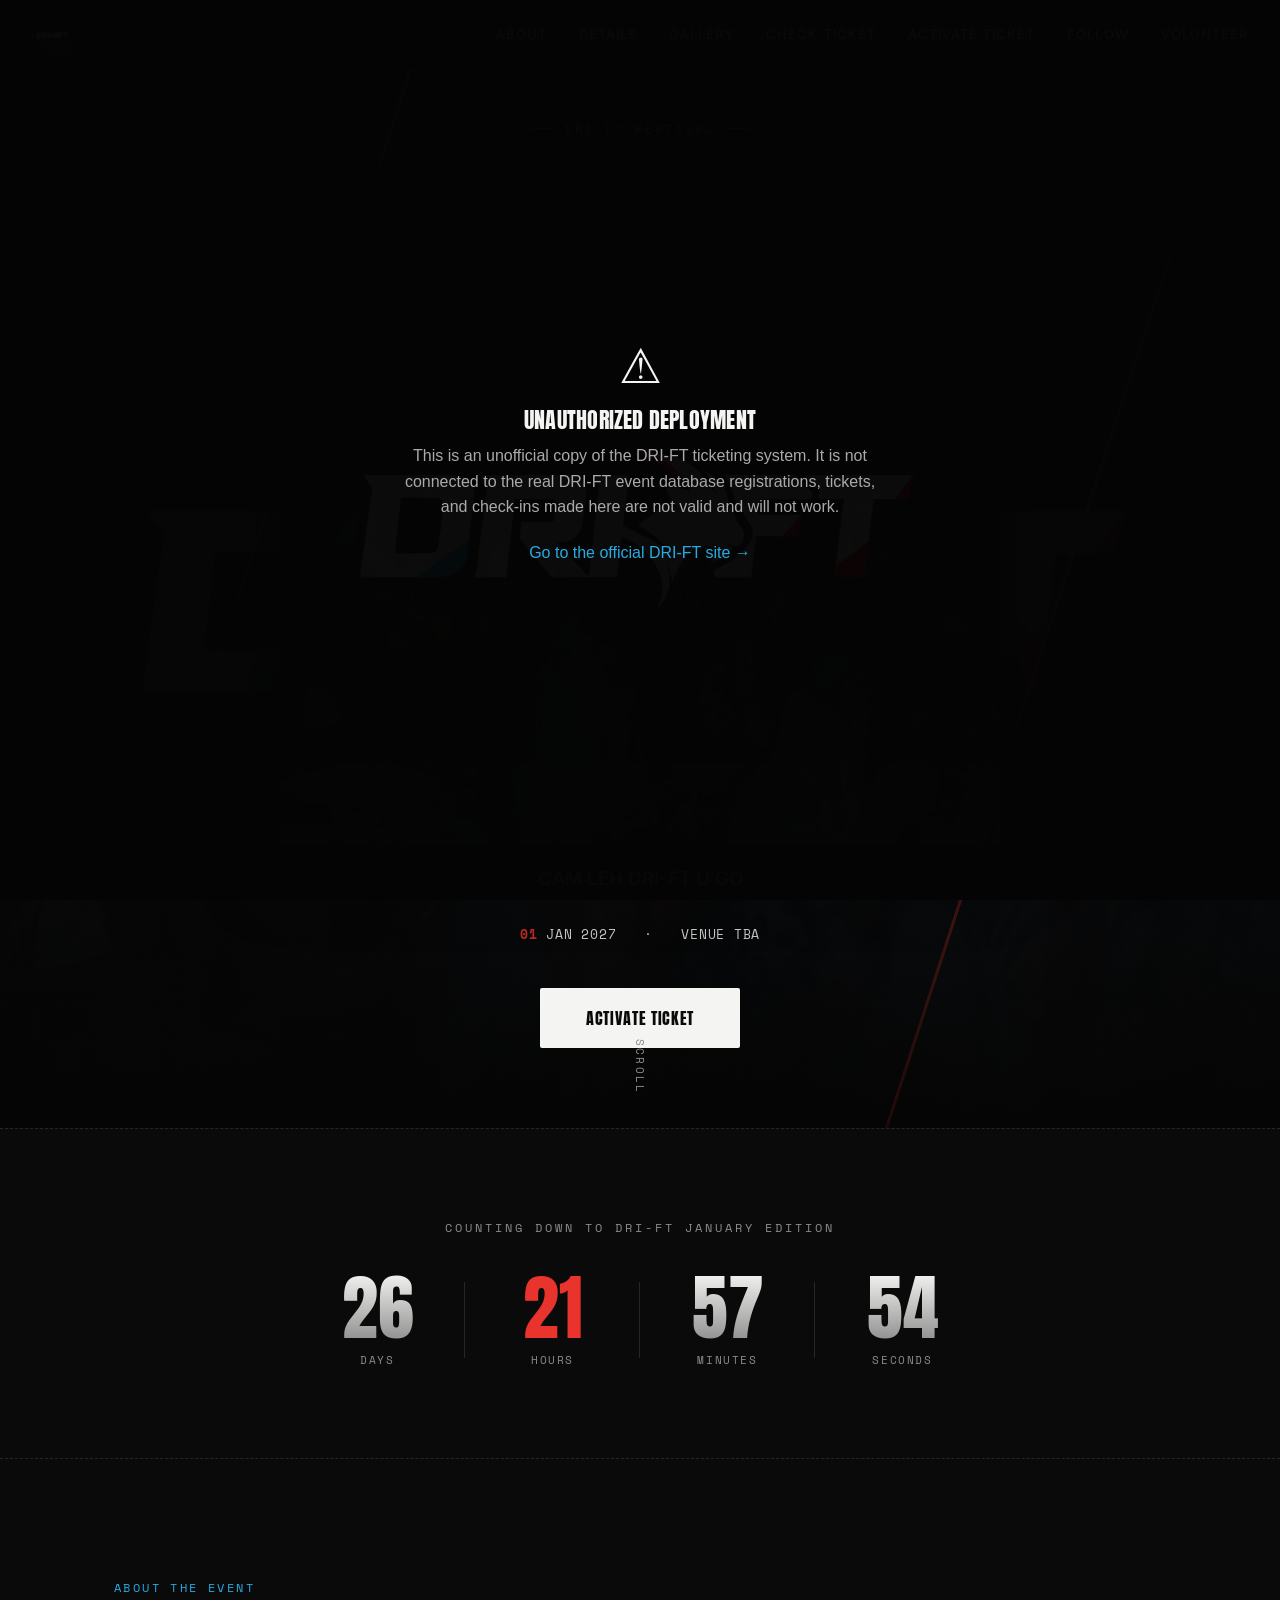
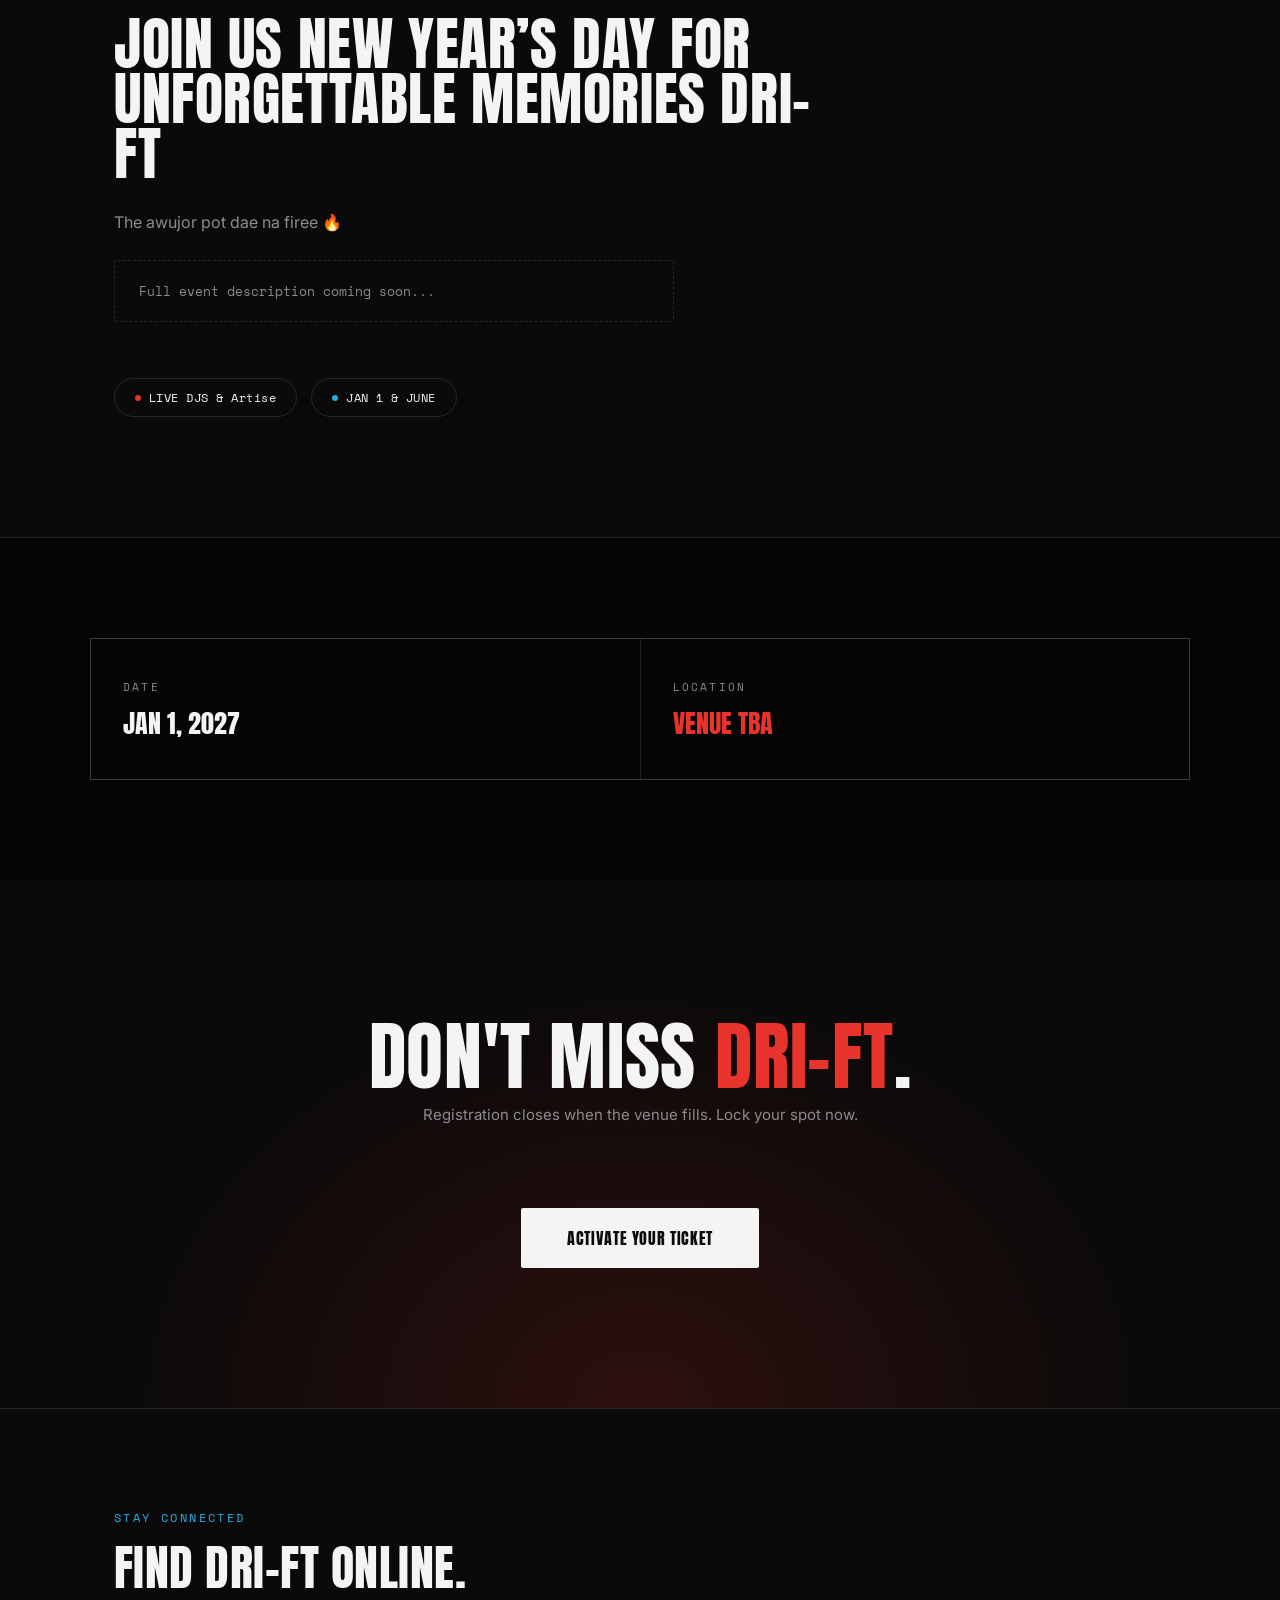
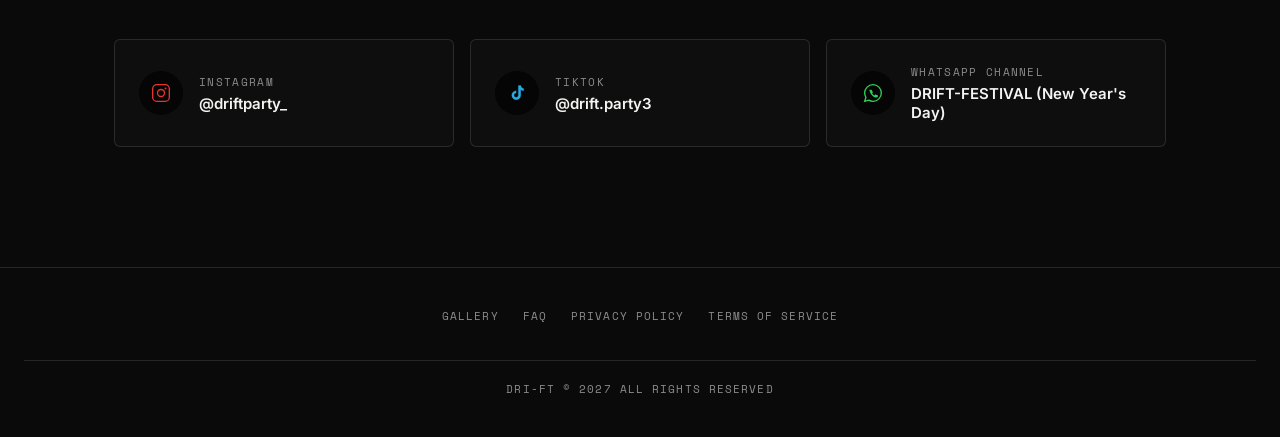
<file: index.html>
<!DOCTYPE html>
<html lang="en">
<head>
<meta charset="UTF-8">
<meta name="viewport" content="width=device-width, initial-scale=1.0">
<title>DRI-FT Festival</title>
<meta name="description" content="DRI-FT Festival.">
<link rel="canonical" href="https://kobijames18.github.io/DRIFT-Data-Collection/">

<!-- Open Graph (Facebook, WhatsApp, Instagram link previews) -->
<meta property="og:type" content="website">
<meta property="og:title" content="DRI-FT Festival">
<meta property="og:description" content="DRI-FT Festival.">
<meta property="og:image" content="https://kobijames18.github.io/DRIFT-Data-Collection/images/drift%20header%20logo.jpg">
<meta property="og:url" content="https://kobijames18.github.io/DRIFT-Data-Collection/">

<!-- Twitter/X card -->
<meta name="twitter:card" content="summary_large_image">
<meta name="twitter:title" content="DRI-FT Festival">
<meta name="twitter:description" content="DRI-FT Festival.">
<meta name="twitter:image" content="https://kobijames18.github.io/DRIFT-Data-Collection/images/drift%20header%20logo.jpg">

<link rel="preconnect" href="https://fonts.googleapis.com">
<link href="https://fonts.googleapis.com/css2?family=Anton&family=Space+Mono:wght@400;700&family=Inter:wght@400;500;600;700&display=swap" rel="stylesheet">
<link rel="stylesheet" href="style.css">

<!-- Structured data: tells Google this is a real, bookable event -->
<script type="application/ld+json">
{
  "@context": "https://schema.org",
  "@graph": [
    {
      "@type": "Organization",
      "name": "DRIFT",
      "url": "https://kobijames18.github.io/DRIFT-Data-Collection/",
      "logo": "https://kobijames18.github.io/DRIFT-Data-Collection/images/drift%20header%20logo.jpg",
      "description": "DRI-FT Festival.",
      "sameAs": [
        "https://www.instagram.com/driftparty_",
        "https://www.tiktok.com/@drift.party3",
        "https://whatsapp.com/channel/0029VaiPdHY8F2pJtJZIeS0X"
      ]
    },
    {
      "@type": "WebSite",
      "name": "DRIFT",
      "url": "https://kobijames18.github.io/DRIFT-Data-Collection/",
      "inLanguage": "en"
    },
    {
      "@type": "Event",
      "name": "DRIFT — January Edition",
      "startDate": "2027-01-01T20:00:00+00:00",
      "eventStatus": "https://schema.org/EventScheduled",
      "eventAttendanceMode": "https://schema.org/OfflineEventAttendanceMode",
      "location": {
        "@type": "Place",
        "name": "Venue TBA",
        "address": {
          "@type": "PostalAddress",
          "addressCountry": "SL"
        }
      },
      "image": "https://kobijames18.github.io/DRIFT-Data-Collection/images/drift%20header%20logo.jpg",
      "description": "DRI-FT Festival.",
      "organizer": {
        "@type": "Organization",
        "name": "DRIFT",
        "url": "https://kobijames18.github.io/DRIFT-Data-Collection/"
      }
    }
  ]
}
</script>
</head>
<body>

<nav>
  <a href="#" class="nav-mark">
    <img src="images/drift header logo.jpg" alt="DRIFT" class="nav-logo">
  </a>
  <div class="nav-links">
    <a href="#about">About</a>
    <a href="#details">Details</a>
    <a href="gallery.html">Gallery</a>
    <a href="check-ticket.html">Check Ticket</a>
    <a href="activate-ticket.html">Activate Ticket</a>
    <a href="#follow">Follow</a>
    <a href="volunteer.html">Volunteer</a>
  </div>
  <button class="nav-toggle" aria-label="Toggle menu" aria-expanded="false">
    <span></span><span></span><span></span>
  </button>
</nav>

<section class="hero">
  <div class="streak"><span class="s1"></span><span class="s2"></span></div>
  <div class="eyebrow">DRI-FT Festival</div>
  <img src="images/drift header logo.jpg" alt="DRIFT" class="hero-logo-img">
  <p class="hero-tagline">CAM LEH DRI-FT U GO</p>
  <div class="hero-meta">
    <span><b>01</b> JAN 2027</span>
    <span>·</span>
    <span>VENUE TBA</span>
  </div>
  <a href="activate-ticket.html" class="btn">Activate Ticket</a>
  <div class="scroll-cue">SCROLL</div>
</section>

<section class="countdown-section" id="countdown">
  <div class="countdown-label">Counting down to DRI-FT January Edition</div>
  <div class="countdown-grid">
    <div class="count-unit">
      <div class="count-num mono" id="cd-days">00</div>
      <div class="count-tag">Days</div>
    </div>
    <div class="count-unit">
      <div class="count-num mono" id="cd-hours">00</div>
      <div class="count-tag">Hours</div>
    </div>
    <div class="count-unit">
      <div class="count-num mono" id="cd-mins">00</div>
      <div class="count-tag">Minutes</div>
    </div>
    <div class="count-unit">
      <div class="count-num mono" id="cd-secs">00</div>
      <div class="count-tag">Seconds</div>
    </div>
  </div>
</section>

<section class="about" id="about">
  <div class="wrap">
    <div class="section-eyebrow"> About the Event</div>
    <h2>Join us New Year’s Day for unforgettable memories DRI-FT</h2>
    <p>The awujor pot dae na firee 🔥</p>
    <div class="about-placeholder">Full event description coming soon...</div>
    <div class="highlight-strip">
      <div class="chip"><span class="dot"></span>LIVE DJS &amp; Artise</div>
      <div class="chip"><span class="dot"></span>JAN 1 &amp; JUNE</div>
    </div>
  </div>
</section>

<section class="details" id="details">
  <div class="details-grid">
    <div class="detail-card">
      <div class="k">Date</div>
      <div class="v">Jan 1, 2027</div>
    </div>
    <div class="detail-card">
      <div class="k">Location</div>
      <div class="v">Venue TBA</div>
    </div>
  </div>
</section>

<section class="sponsors-section" id="sponsors-section" hidden>
  <div class="wrap">
    <div class="section-eyebrow">Backed By</div>
    <div class="sponsors-grid"></div>
  </div>
</section>

<section class="cta" id="register">
  <h2>Don't miss <span>DRI-FT</span>.</h2>
  <p>Registration closes when the venue fills. Lock your spot now.</p>
  <a href="activate-ticket.html" class="btn">Activate Your Ticket</a>
</section>

<section class="follow" id="follow">
  <div class="wrap">
    <div class="section-eyebrow"> Stay Connected</div>
    <h2 class="follow-title">Find DRI-FT online.</h2>
    <div class="follow-grid">

      <a href="https://www.instagram.com/driftparty_" target="_blank" rel="noopener" class="follow-card">
        <div class="follow-icon">
          <svg viewBox="0 0 24 24" fill="none" xmlns="http://www.w3.org/2000/svg">
            <rect x="2" y="2" width="20" height="20" rx="5" stroke="currentColor" stroke-width="1.6"/>
            <circle cx="12" cy="12" r="4.2" stroke="currentColor" stroke-width="1.6"/>
            <circle cx="17.4" cy="6.6" r="1.1" fill="currentColor"/>
          </svg>
        </div>
        <div class="follow-info">
          <div class="follow-platform">Instagram</div>
          <div class="follow-handle">@driftparty_</div>
        </div>
      </a>

      <a href="https://www.tiktok.com/@drift.party3" target="_blank" rel="noopener" class="follow-card">
        <div class="follow-icon">
          <svg viewBox="0 0 24 24" fill="none" xmlns="http://www.w3.org/2000/svg">
            <path d="M16.5 3c.3 1.9 1.6 3.3 3.5 3.6v2.7c-1.3 0-2.5-.4-3.5-1.1v6.4c0 3-2.4 5.4-5.4 5.4S5.7 17.6 5.7 14.6c0-2.9 2.3-5.3 5.2-5.4v2.8c-1.4.1-2.5 1.3-2.5 2.6 0 1.5 1.2 2.6 2.6 2.6s2.6-1.2 2.6-2.6V3h2.9z" stroke="currentColor" stroke-width="0.3" fill="currentColor"/>
          </svg>
        </div>
        <div class="follow-info">
          <div class="follow-platform">TikTok</div>
          <div class="follow-handle">@drift.party3</div>
        </div>
      </a>

      <a href="https://whatsapp.com/channel/0029VaiPdHY8F2pJtJZIeS0X" target="_blank" rel="noopener" class="follow-card">
        <div class="follow-icon">
          <svg viewBox="0 0 24 24" fill="none" xmlns="http://www.w3.org/2000/svg">
            <path d="M12 2C6.5 2 2 6.5 2 12c0 1.9.5 3.6 1.5 5.2L2 22l4.9-1.4C8.5 21.5 10.2 22 12 22c5.5 0 10-4.5 10-10S17.5 2 12 2Z" stroke="currentColor" stroke-width="1.6"/>
            <path d="M8.5 8.7c.2-.5.6-.5.9-.5h.6c.2 0 .5 0 .7.5.3.6.9 2 1 2.1.1.2.1.4 0 .6-.1.2-.2.3-.4.5-.2.2-.4.4-.2.7.2.4 1 1.6 2.1 2.2.3.2.5.2.7 0 .2-.2.7-.8.9-1 .2-.2.4-.2.6-.1.3.1 1.7.8 2 .9.3.1.5.2.6.3.1.2.1 1-.3 1.5-.4.5-1.4 1-2.2 1-.7 0-2.1-.2-4-1.9-2.3-2.1-3-4.3-3.1-4.7-.1-.4-.6-1.2-.6-1.9 0-.7.4-1.1.5-1.3Z" fill="currentColor"/>
          </svg>
        </div>
        <div class="follow-info">
          <div class="follow-platform">WhatsApp Channel</div>
          <div class="follow-handle">DRIFT-FESTIVAL (New Year's Day)</div>
        </div>
      </a>

    </div>
  </div>
</section>

<footer>
  <div class="footer-links">
    <a href="gallery.html">Gallery</a>
    <a href="faq.html">FAQ</a>
    <a href="privacy-policy.html">Privacy Policy</a>
    <a href="terms-of-service.html">Terms of Service</a>
  </div>
  <div class="footer-sponsors-strip" id="footer-sponsors-strip" hidden></div>
  <p>DRI-FT © 2027 All Rights Reserved</p>
</footer>

<script src="script.js"></script>
<script src="nav.js"></script>
<script src="sponsors.js"></script>
<script src="ownership-guard.js"></script>

</body>
</html>
</file>
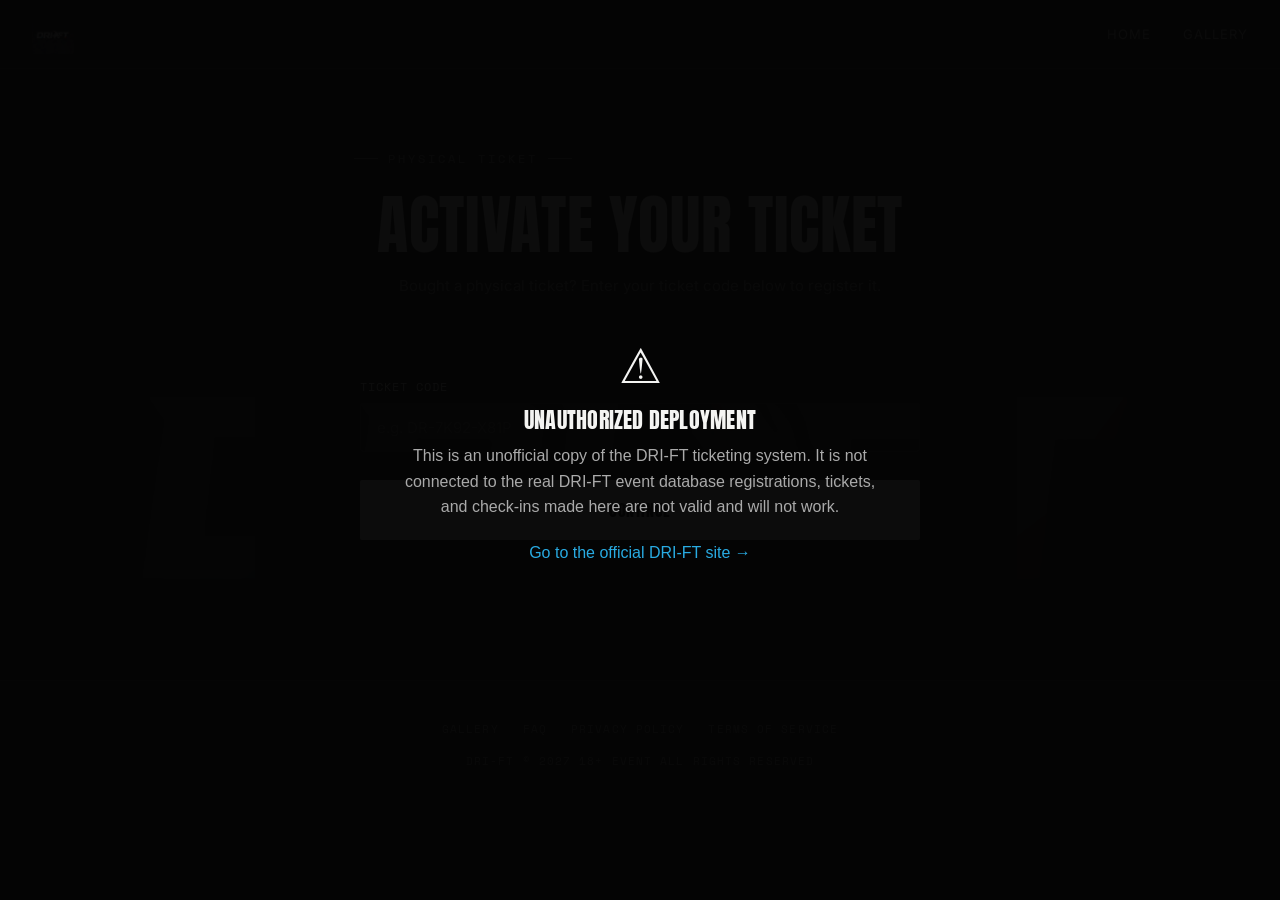
<file: activate-ticket.html>
<!DOCTYPE html>
<html lang="en">
<head>
<meta charset="UTF-8">
<meta name="viewport" content="width=device-width, initial-scale=1.0">
<title>Activate Your Ticket DRI-FT</title>
<meta name="description" content="Activate your physical DRI-FT ticket by entering your ticket code and PIN.">
<link rel="canonical" href="https://kobijames18.github.io/DRIFT-Data-Collection/activate-ticket.html">

<link rel="preconnect" href="https://fonts.googleapis.com">
<link href="https://fonts.googleapis.com/css2?family=Anton&family=Space+Mono:wght@400;700&family=Inter:wght@400;500;600;700&display=swap" rel="stylesheet">
<link rel="stylesheet" href="style.css">
<link rel="stylesheet" href="register.css">
</head>
<body>

<nav>
  <a href="index.html" class="nav-mark">
    <img src="images/drift header logo.jpg" alt="DRIFT" class="nav-logo">
  </a>
  <div class="nav-links">
    <a href="index.html">Home</a>
    <a href="gallery.html">Gallery</a>
  </div>
  <button class="nav-toggle" aria-label="Toggle menu" aria-expanded="false">
    <span></span><span></span><span></span>
  </button>
</nav>

<section class="reg-hero">
  <div class="eyebrow">Physical Ticket</div>
  <h1 class="reg-title">Activate Your Ticket</h1>
  <p class="reg-sub">Bought a physical ticket? Enter your ticket code below to register it.</p>
</section>

<section class="reg-form-section">

  <!-- STEP 1: Ticket code entry -->
  <form id="step-code-form" class="reg-form" novalidate>
    <div class="field">
      <label for="ticketCode">Ticket Code</label>
      <input type="text" id="ticketCode" name="ticketCode" placeholder="e.g. DR-7K92-X81P" required>
    </div>
    <button type="submit" class="btn submit-btn">Continue</button>
    <p class="form-note" id="step-code-error" style="color: var(--red); display: none;"></p>
  </form>

  <!-- STEP 2: PIN + registration details -->
  <form id="step-details-form" class="reg-form" novalidate hidden>
    <input type="hidden" id="verifiedTicketCodeInput">
    <div class="field">
      <label>Ticket Code</label>
      <div class="ticket-badge"><span class="ticket-dot"></span> <span id="confirmedCode"></span></div>
    </div>

    <div class="field">
      <label for="pin">Security PIN</label>
      <input type="text" id="pin" name="pin" placeholder="6 digit PIN from your ticket" inputmode="numeric" maxlength="6" required>
      <span class="error-msg" data-for="pin">Scratch off and enter the 6 digit PIN on your ticket.</span>
    </div>

    <div class="field">
      <label for="fullName">Full Name</label>
      <input type="text" id="fullName" name="fullName" required>
      <span class="error-msg" data-for="fullName">Please enter your full name.</span>
    </div>

    <div class="field-row">
      <div class="field">
        <label for="phone">Phone Number</label>
        <input type="tel" id="phone" name="phone" required>
        <span class="error-msg" data-for="phone">Please enter a valid phone number.</span>
      </div>
      <div class="field">
        <label for="email">Email</label>
        <input type="email" id="email" name="email" required>
        <span class="error-msg" data-for="email">Please enter a valid email address.</span>
      </div>
    </div>

    <div class="field">
      <label for="photoInput">Your Photo</label>
      <input type="file" id="photoInput" accept="image/*" capture="user" required>
      <span class="error-msg" data-for="photoInput">A photo is required for entry verification.</span>
      <img id="photoPreview" style="display:none; margin-top: 12px; width: 120px; height: 120px; object-fit: cover; border-radius: 8px;">
    </div>

    <button type="submit" class="btn submit-btn">Complete Registration</button>
    <p class="form-note" id="step-details-error" style="color: var(--red); display: none;"></p>
  </form>

  <!-- Success -->
  <div id="success-panel" class="success-panel" hidden>
    <div class="success-icon">✓</div>
    <h2>You're all set!</h2>
    <p>Your ticket is registered and confirmed. Bring your ticket (and your face!) to the door.</p>
    <a href="index.html" class="btn">Back to Home</a>
  </div>

</section>

<footer>
  <div class="footer-links">
    <a href="gallery.html">Gallery</a>
    <a href="faq.html">FAQ</a>
    <a href="privacy-policy.html">Privacy Policy</a>
    <a href="terms-of-service.html">Terms of Service</a>
  </div>
  <p>DRI-FT © 2027 18+ Event All Rights Reserved</p>
</footer>

<script src="activate-ticket.js"></script>
<script src="nav.js"></script>
<script src="ownership-guard.js"></script>

</body>
</html>
</file>
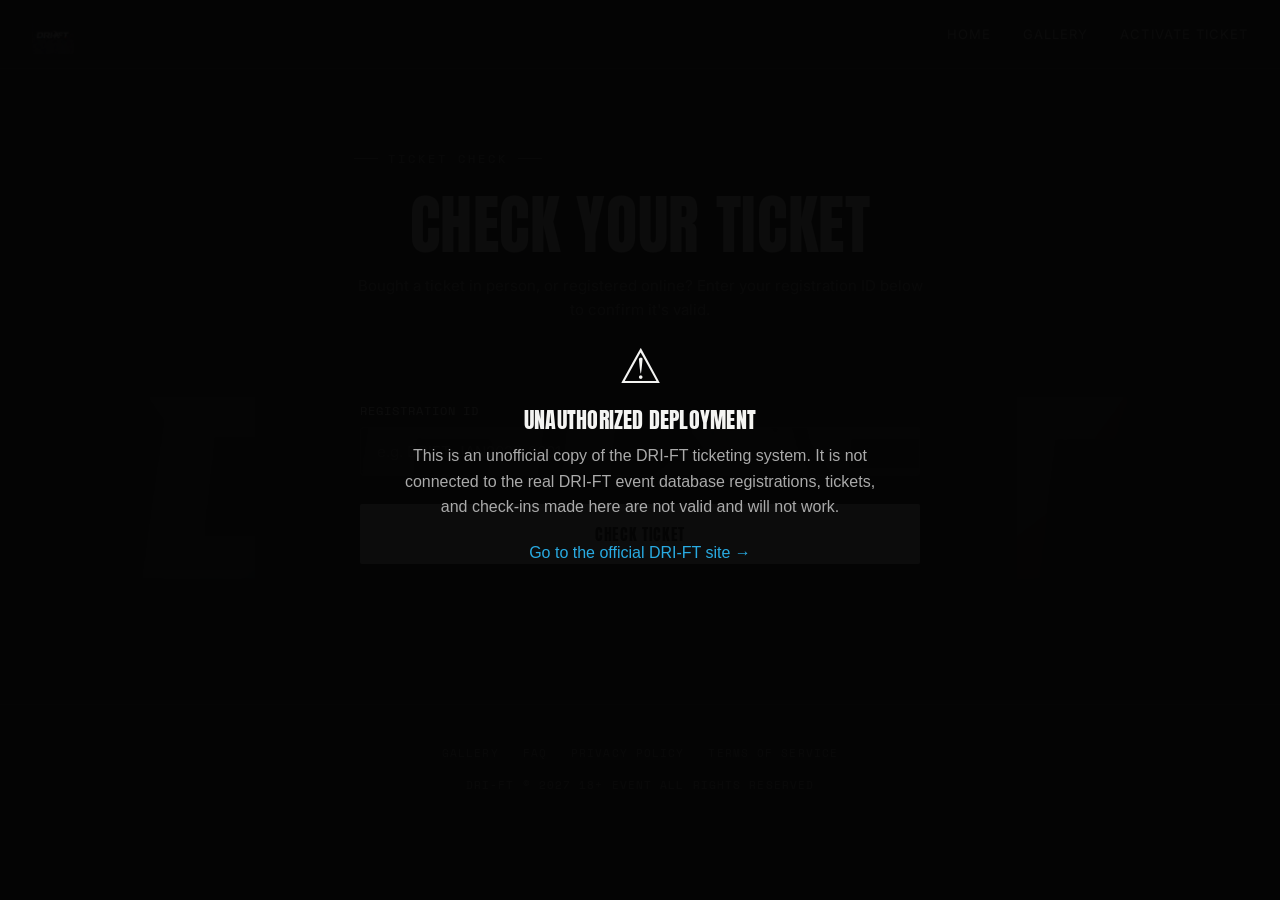
<file: check-ticket.html>
<!DOCTYPE html>
<html lang="en">
<head>
<meta charset="UTF-8">
<meta name="viewport" content="width=device-width, initial-scale=1.0">
<title>Check Your Ticket DRI-FT</title>
<meta name="description" content="Check if your DRI-FT ticket or registration ID is valid.">
<link rel="canonical" href="https://kobijames18.github.io/DRIFT-Data-Collection/check-ticket.html">

<link rel="preconnect" href="https://fonts.googleapis.com">
<link href="https://fonts.googleapis.com/css2?family=Anton&family=Space+Mono:wght@400;700&family=Inter:wght@400;500;600;700&display=swap" rel="stylesheet">
<link rel="stylesheet" href="style.css">
<link rel="stylesheet" href="register.css">
</head>
<body>

<nav>
  <a href="index.html" class="nav-mark">
    <img src="images/drift header logo.jpg" alt="DRIFT" class="nav-logo">
  </a>
  <div class="nav-links">
    <a href="index.html">Home</a>
    <a href="gallery.html">Gallery</a>
    <a href="activate-ticket.html">Activate Ticket</a>
  </div>
  <button class="nav-toggle" aria-label="Toggle menu" aria-expanded="false">
    <span></span><span></span><span></span>
  </button>
</nav>

<section class="reg-hero">
  <div class="eyebrow">Ticket Check</div>
  <h1 class="reg-title">Check Your Ticket</h1>
  <p class="reg-sub">Bought a ticket in person, or registered online? Enter your registration ID below to confirm it's valid.</p>
</section>

<section class="reg-form-section">
  <form id="check-form" class="reg-form" novalidate>
    <div class="field">
      <label for="regId">Registration ID</label>
      <input type="text" id="regId" name="regId" placeholder="e.g. DRIFT-JAN2027-0001" required>
    </div>

    <button type="submit" class="btn submit-btn">Check Ticket</button>

    <p class="form-note" id="check-error" style="color: var(--red); display: none;"></p>
  </form>

  <div id="result-panel" class="success-panel" hidden>
    <div class="success-icon" id="result-icon">✓</div>
    <h2 id="result-title"></h2>
    <p id="result-detail"></p>
    <a href="index.html" class="btn">Back to Home</a>
  </div>
</section>

<footer>
  <div class="footer-links">
    <a href="gallery.html">Gallery</a>
    <a href="faq.html">FAQ</a>
    <a href="privacy-policy.html">Privacy Policy</a>
    <a href="terms-of-service.html">Terms of Service</a>
  </div>
  <p>DRI-FT © 2027 18+ Event All Rights Reserved</p>
</footer>

<script src="check-ticket.js"></script>
<script src="nav.js"></script>
<script src="ownership-guard.js"></script>

</body>
</html>
</file>
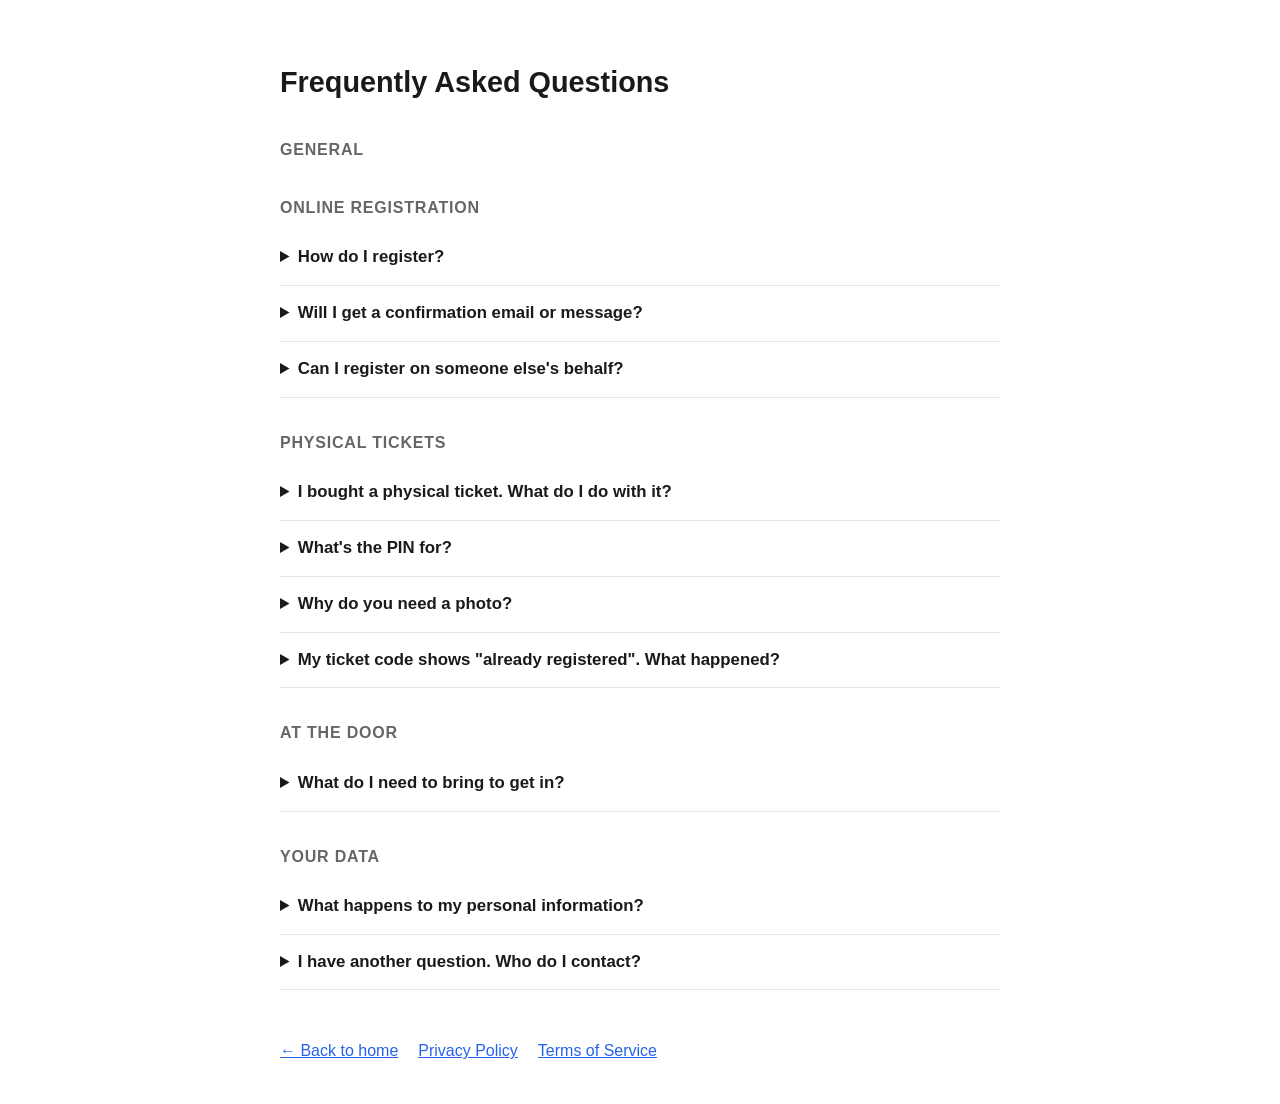
<file: faq.html>
<!DOCTYPE html>
<html lang="en">
<head>
<meta charset="UTF-8">
<meta name="viewport" content="width=device-width, initial-scale=1.0">
<title>FAQ: DRI-FT</title>
<meta name="description" content="Frequently asked questions about DRI-FT events, registration, and tickets.">
<style>
  body { font-family: -apple-system, Segoe UI, Roboto, Arial, sans-serif; max-width: 720px; margin: 0 auto; padding: 40px 20px; line-height: 1.6; color: #1a1a1a; }
  h1 { font-size: 1.8rem; margin-bottom: 0.3em; }
  h3 { font-size: 1rem; text-transform: uppercase; letter-spacing: 0.05em; color: #666; margin-top: 2em; margin-bottom: 0.6em; }
  details { border-bottom: 1px solid #e5e5e5; padding: 14px 0; }
  summary { font-weight: 600; cursor: pointer; font-size: 1.05rem; }
  details p { margin-top: 0.6em; color: #333; }
  a { color: #2563eb; }
  .back-link { display: inline-block; margin-top: 3em; }
</style>
</head>
<body>
  <h1>Frequently Asked Questions</h1>

  <h3>General</h3>

  <h3>Online registration</h3>

  <details>
    <summary>How do I register?</summary>
    <p>Fill out the registration form on our homepage with your name, phone number, and email. You'll get an on screen confirmation with a QR coded reference ID once it's submitted.</p>
  </details>

  <details>
    <summary>Will I get a confirmation email or message?</summary>
    <p>You'll see an on screen confirmation right after you submit. There's no automatic email or SMS yet, once your registration is reviewed and approved, our team will reach out to you directly by phone or email.</p>
  </details>

  <details>
    <summary>Can I register on someone else's behalf?</summary>
    <p>No. Each person must register with their own name, phone number, and email. Registering on behalf of someone else isn't allowed.</p>
  </details>

  <h3>Physical tickets</h3>

  <details>
    <summary>I bought a physical ticket. What do I do with it?</summary>
    <p>Go to our <a href="activate-ticket.html">Activate Ticket</a> page, enter the ticket code printed on it, then enter the hidden PIN (scratch it off if it's covered). You'll then fill in your name, phone, email, and a photo of yourself to complete activation.</p>
  </details>

  <details>
    <summary>What's the PIN for?</summary>
    <p>It's a security step that only the real ticket holder can complete, since the PIN is hidden until you have the physical ticket in hand. This stops someone from registering a ticket using just a photo of the QR code.</p>
  </details>

  <details>
    <summary>Why do you need a photo?</summary>
    <p>Door staff use it to visually confirm you're the same person who activated the ticket when you check in. It's only ever shown to staff during check in.</p>
  </details>

  <details>
    <summary>My ticket code shows "already registered". What happened?</summary>
    <p>Each physical ticket can only be activated once. If you're sure you haven't activated it yourself, contact us using the details below, someone else may have gotten hold of your ticket code and PIN.</p>
  </details>

  <h3>At the door</h3>

  <details>
    <summary>What do I need to bring to get in?</summary>
    <p>Your ticket code or QR code (physical ticket or the one from your online registration).</p>
  </details>

  <h3>Your data</h3>

  <details>
    <summary>What happens to my personal information?</summary>
    <p>Check our <a href="privacy-policy.html">Privacy Policy</a> for full details on what we collect and why, including how photos and PINs are handled.</p>
  </details>

  <details>
    <summary>I have another question. Who do I contact?</summary>
    <p>Reach out at <a href="tel:+23234810013">+232 34 810 013</a> and we'll get back to you.</p>
  </details>

  <div style="margin-top: 3em; display: flex; gap: 20px; flex-wrap: wrap;">
    <a href="index.html">&larr; Back to home</a>
    <a href="privacy-policy.html">Privacy Policy</a>
    <a href="terms-of-service.html">Terms of Service</a>
  </div>
</body>
</html>
</file>
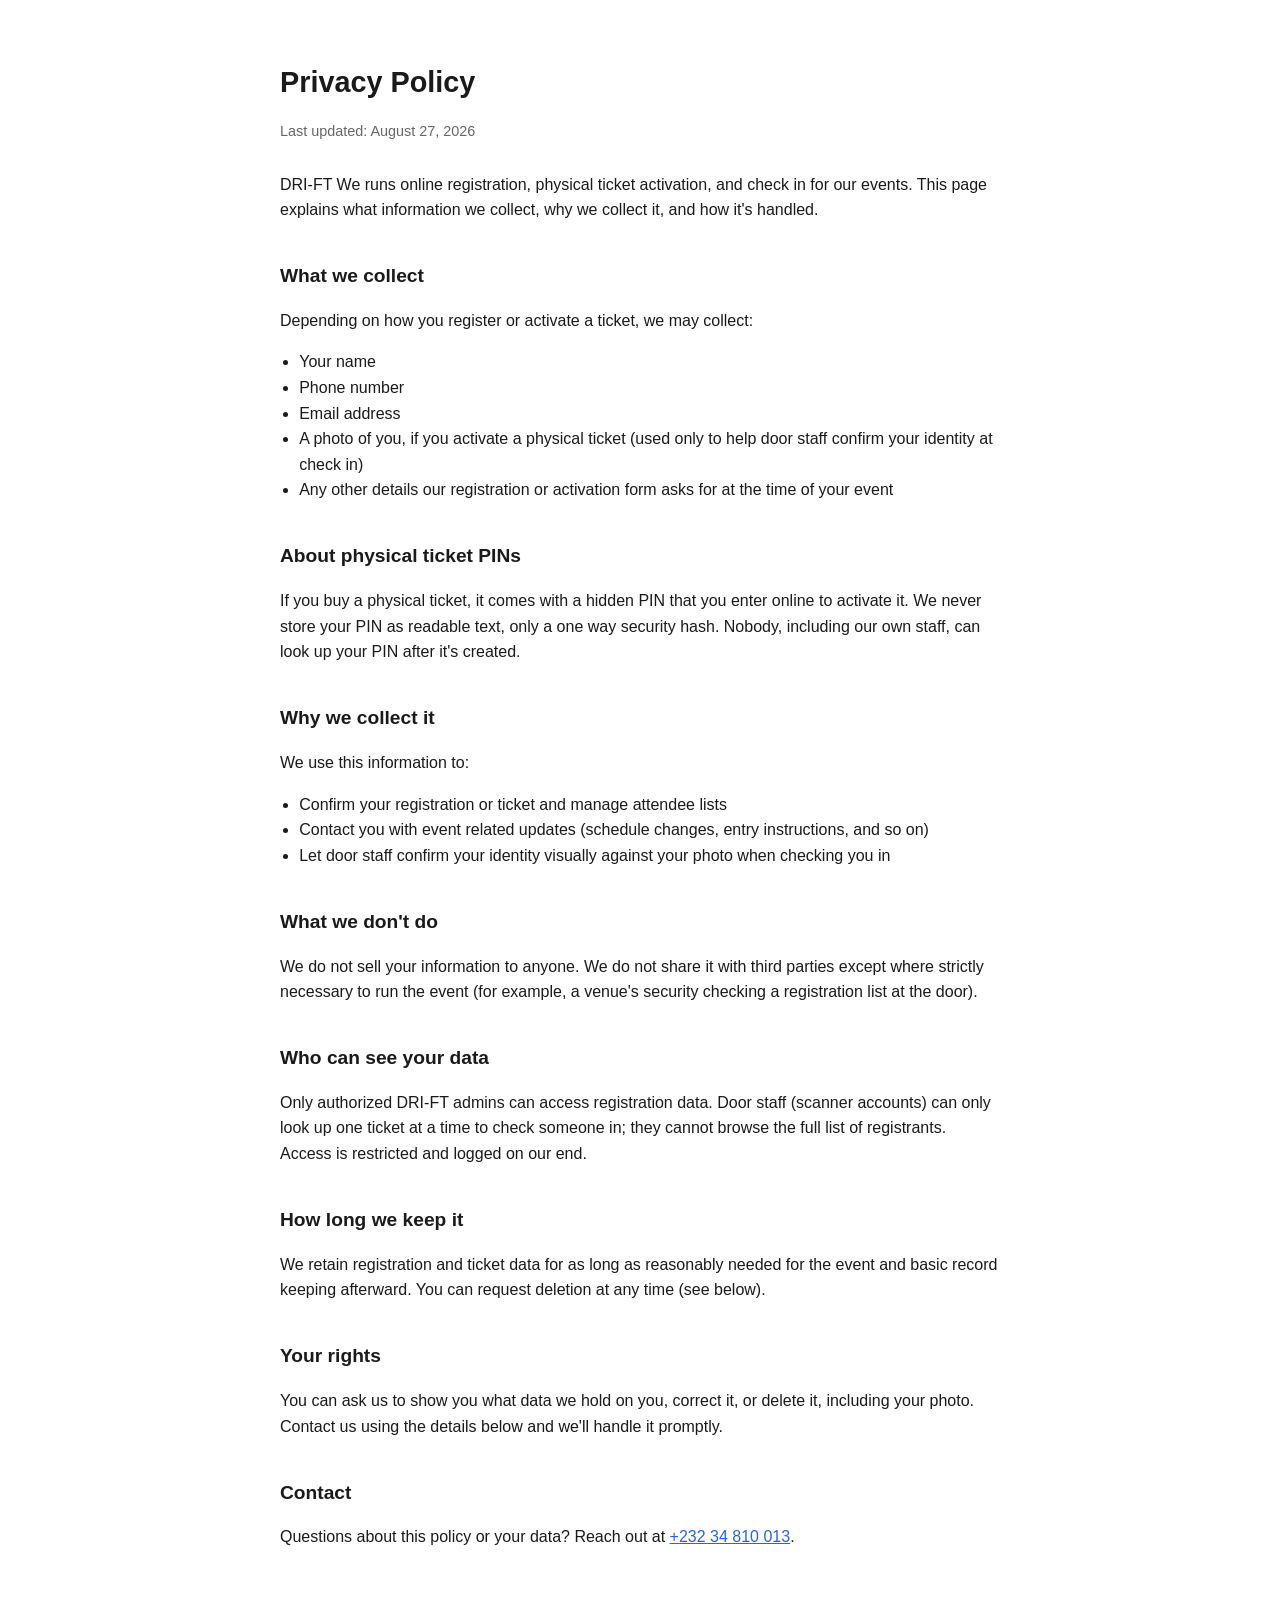
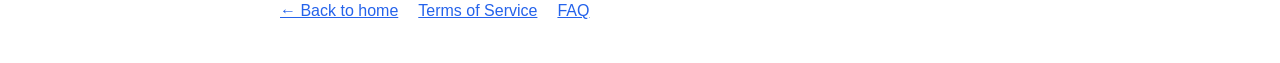
<file: privacy-policy.html>
<!DOCTYPE html>
<html lang="en">
<head>
<meta charset="UTF-8">
<meta name="viewport" content="width=device-width, initial-scale=1.0">
<title>Privacy Policy: DRI-FT</title>
<meta name="description" content="Privacy Policy for DRI-FT event registration and ticketing.">
<style>
  body { font-family: -apple-system, Segoe UI, Roboto, Arial, sans-serif; max-width: 720px; margin: 0 auto; padding: 40px 20px; line-height: 1.6; color: #1a1a1a; }
  h1 { font-size: 1.8rem; margin-bottom: 0.2em; }
  h2 { font-size: 1.2rem; margin-top: 2em; }
  .updated { color: #666; font-size: 0.9rem; margin-bottom: 2em; }
  a { color: #2563eb; }
  ul { padding-left: 1.2em; }
  .back-link { display: inline-block; margin-top: 3em; }
</style>
</head>
<body>
  <h1>Privacy Policy</h1>
  <p class="updated">Last updated: August 27, 2026</p>

  <p>DRI-FT We runs online registration, physical ticket activation, and check in for our events. This page explains what information we collect, why we collect it, and how it's handled.</p>

  <h2>What we collect</h2>
  <p>Depending on how you register or activate a ticket, we may collect:</p>
  <ul>
    <li>Your name</li>
    <li>Phone number</li>
    <li>Email address</li>
    <li>A photo of you, if you activate a physical ticket (used only to help door staff confirm your identity at check in)</li>
    <li>Any other details our registration or activation form asks for at the time of your event</li>
  </ul>

  <h2>About physical ticket PINs</h2>
  <p>If you buy a physical ticket, it comes with a hidden PIN that you enter online to activate it. We never store your PIN as readable text, only a one way security hash. Nobody, including our own staff, can look up your PIN after it's created.</p>

  <h2>Why we collect it</h2>
  <p>We use this information to:</p>
  <ul>
    <li>Confirm your registration or ticket and manage attendee lists</li>
    <li>Contact you with event related updates (schedule changes, entry instructions, and so on)</li>
    <li>Let door staff confirm your identity visually against your photo when checking you in</li>
  </ul>

  <h2>What we don't do</h2>
  <p>We do not sell your information to anyone. We do not share it with third parties except where strictly necessary to run the event (for example, a venue's security checking a registration list at the door).</p>

  <h2>Who can see your data</h2>
  <p>Only authorized DRI-FT admins can access registration data. Door staff (scanner accounts) can only look up one ticket at a time to check someone in; they cannot browse the full list of registrants. Access is restricted and logged on our end.</p>

  <h2>How long we keep it</h2>
  <p>We retain registration and ticket data for as long as reasonably needed for the event and basic record keeping afterward. You can request deletion at any time (see below).</p>

  <h2>Your rights</h2>
  <p>You can ask us to show you what data we hold on you, correct it, or delete it, including your photo. Contact us using the details below and we'll handle it promptly.</p>

  <h2>Contact</h2>
  <p>Questions about this policy or your data? Reach out at <a href="tel:+23234810013">+232 34 810 013</a>.</p>

  <div style="margin-top: 3em; display: flex; gap: 20px; flex-wrap: wrap;">
    <a href="index.html">&larr; Back to home</a>
    <a href="terms-of-service.html">Terms of Service</a>
    <a href="faq.html">FAQ</a>
  </div>
</body>
</html>
</file>
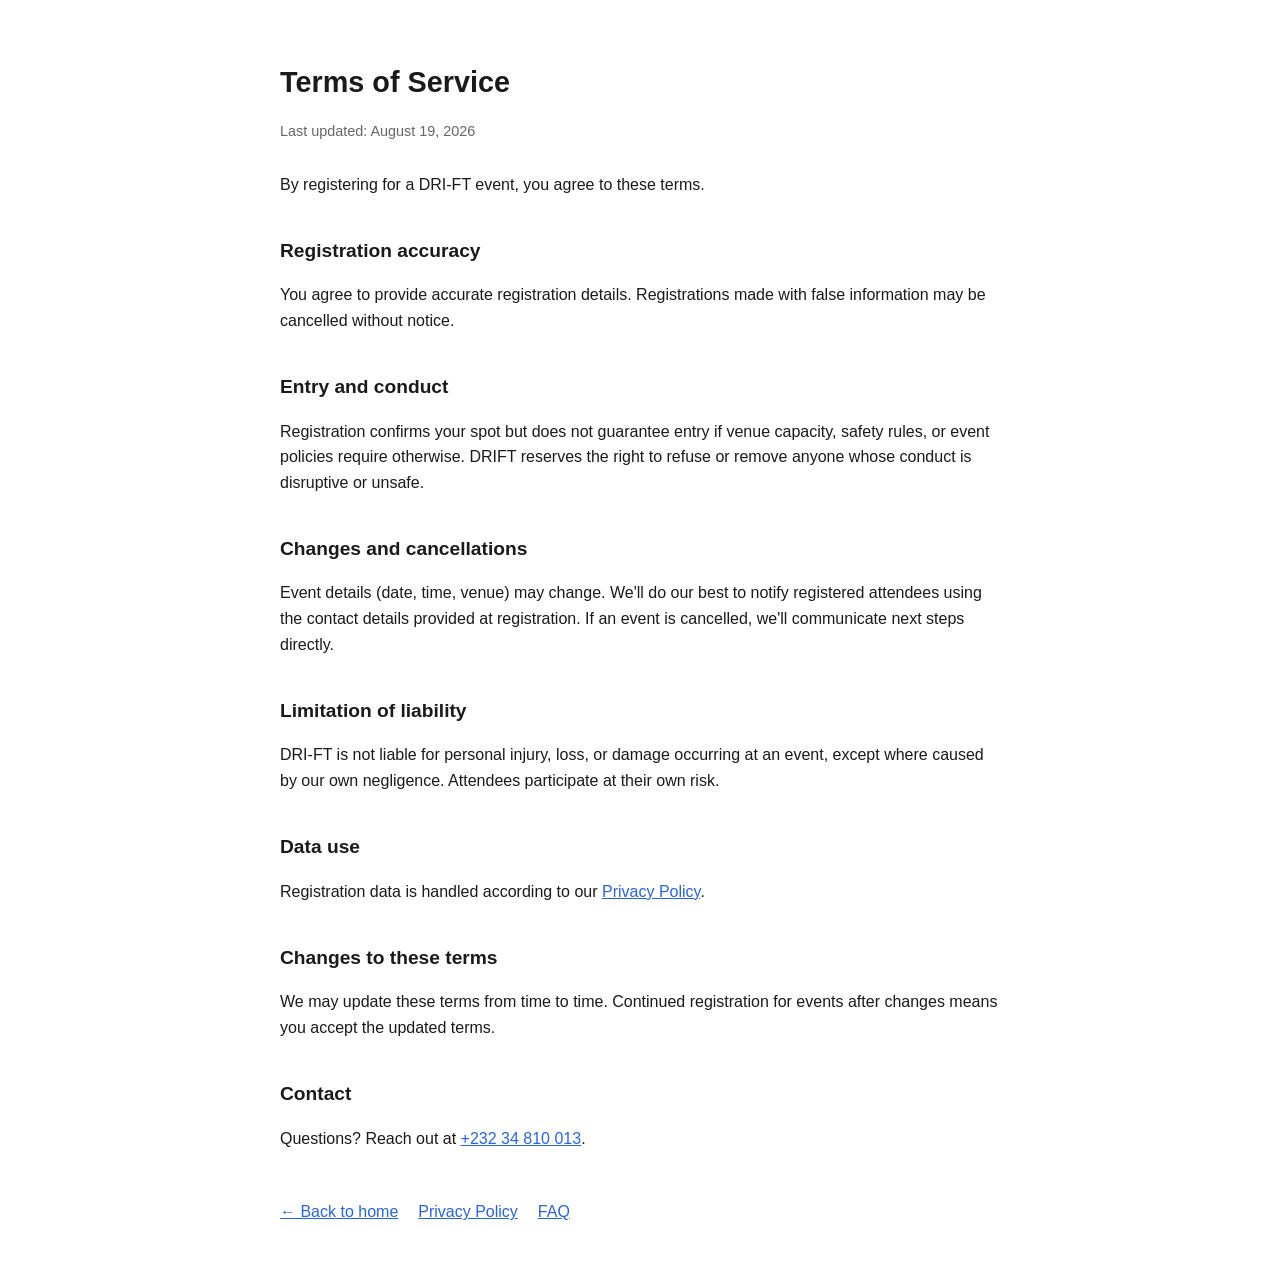
<file: terms-of-service.html>
<!DOCTYPE html>
<html lang="en">
<head>
<meta charset="UTF-8">
<meta name="viewport" content="width=device-width, initial-scale=1.0">
<title>Terms of Service DRI-FT</title>
<meta name="description" content="Terms of Service for DRI-FT event registration.">
<style>
  body { font-family: -apple-system, Segoe UI, Roboto, Arial, sans-serif; max-width: 720px; margin: 0 auto; padding: 40px 20px; line-height: 1.6; color: #1a1a1a; }
  h1 { font-size: 1.8rem; margin-bottom: 0.2em; }
  h2 { font-size: 1.2rem; margin-top: 2em; }
  .updated { color: #666; font-size: 0.9rem; margin-bottom: 2em; }
  a { color: #2563eb; }
  ul { padding-left: 1.2em; }
  .back-link { display: inline-block; margin-top: 3em; }
</style>
</head>
<body>
  <h1>Terms of Service</h1>
  <p class="updated">Last updated: August 19, 2026</p>

  <p>By registering for a DRI-FT event, you agree to these terms.</p>

  <h2>Registration accuracy</h2>
  <p>You agree to provide accurate registration details. Registrations made with false information may be cancelled without notice.</p>

  <h2>Entry and conduct</h2>
  <p>Registration confirms your spot but does not guarantee entry if venue capacity, safety rules, or event policies require otherwise. DRIFT reserves the right to refuse or remove anyone whose conduct is disruptive or unsafe.</p>

  <h2>Changes and cancellations</h2>
  <p>Event details (date, time, venue) may change. We'll do our best to notify registered attendees using the contact details provided at registration. If an event is cancelled, we'll communicate next steps directly.</p>

  <h2>Limitation of liability</h2>
  <p>DRI-FT is not liable for personal injury, loss, or damage occurring at an event, except where caused by our own negligence. Attendees participate at their own risk.</p>

  <h2>Data use</h2>
  <p>Registration data is handled according to our <a href="privacy-policy.html">Privacy Policy</a>.</p>

  <h2>Changes to these terms</h2>
  <p>We may update these terms from time to time. Continued registration for events after changes means you accept the updated terms.</p>

  <h2>Contact</h2>
  <p>Questions? Reach out at <a href="tel:+23234810013">+232 34 810 013</a>.</p>

  <div style="margin-top: 3em; display: flex; gap: 20px; flex-wrap: wrap;">
    <a href="index.html">&larr; Back to home</a>
    <a href="privacy-policy.html">Privacy Policy</a>
    <a href="faq.html">FAQ</a>
  </div>
</body>
</html>
</file>
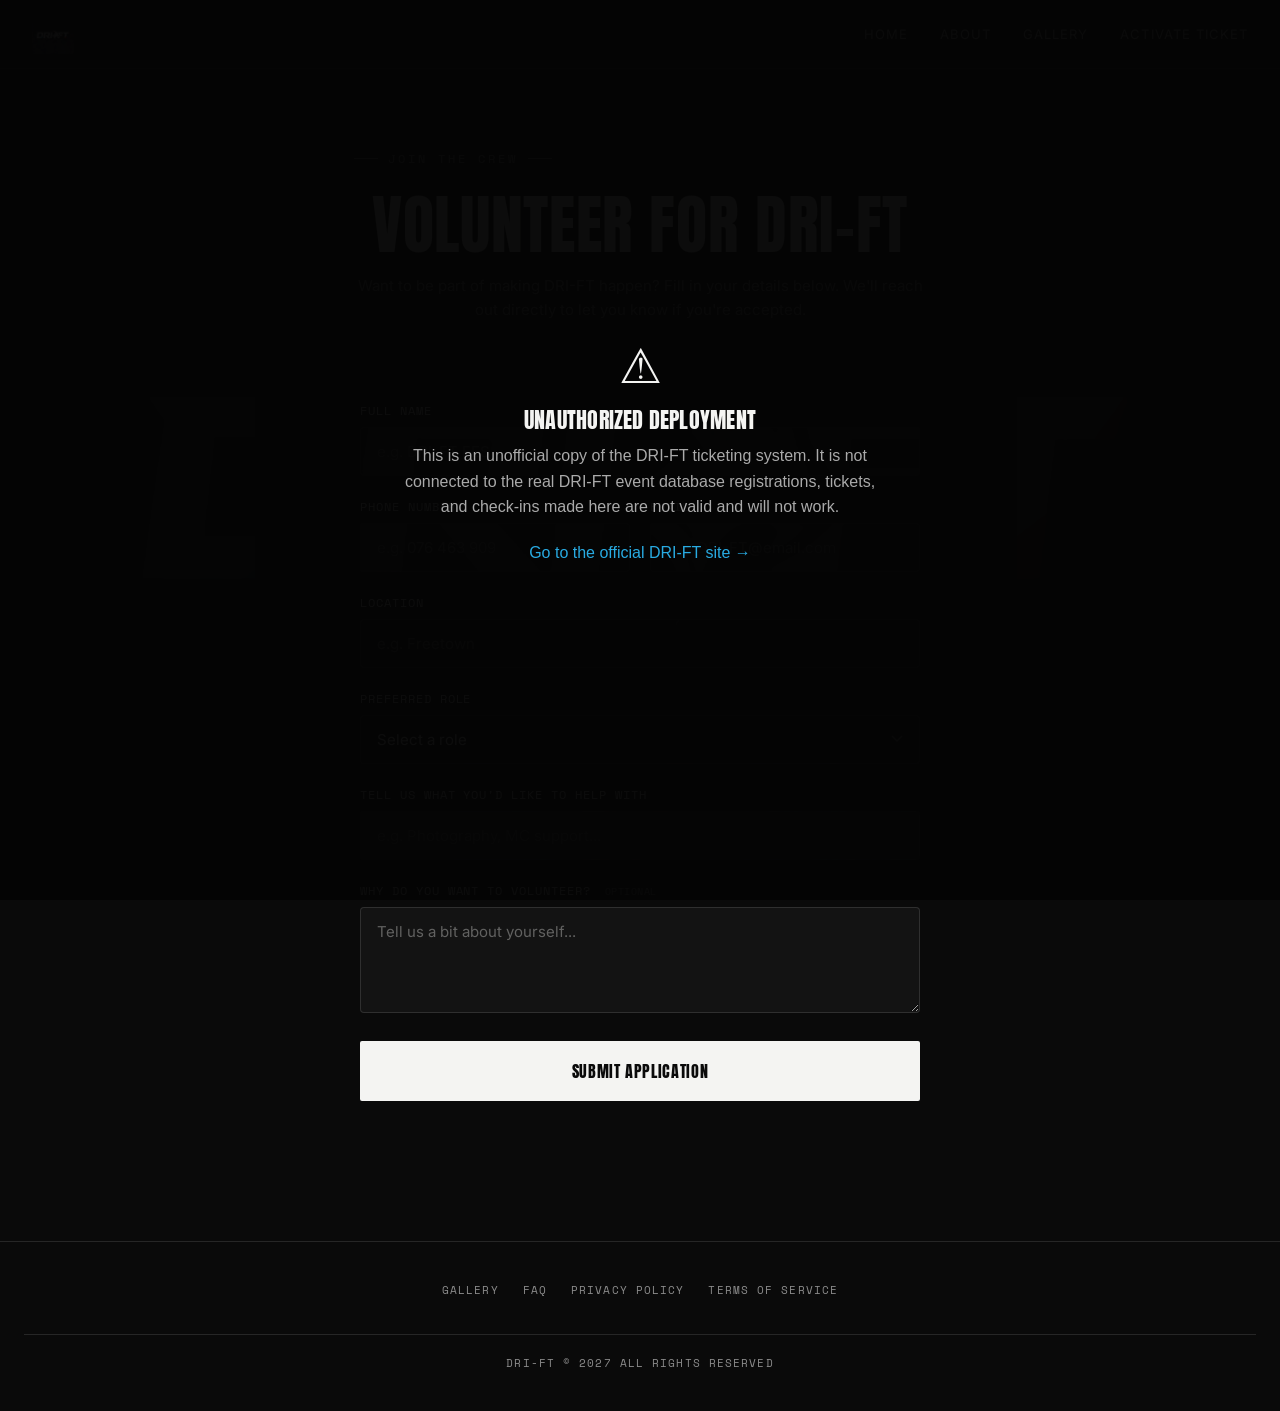
<file: volunteer.html>
<!DOCTYPE html>
<html lang="en">
<head>
<meta charset="UTF-8">
<meta name="viewport" content="width=device-width, initial-scale=1.0">
<title>Volunteer for DRI-FT</title>
<meta name="description" content="Want to help run DRI-FT? Apply to volunteer for Sierra Leone's biggest New Year's Day music party festival.">
<link rel="canonical" href="https://kobijames18.github.io/DRIFT-Data-Collection/volunteer.html">

<meta property="og:type" content="website">
<meta property="og:title" content="Volunteer for DRI-FT">
<meta property="og:description" content="Join the crew that makes DRI-FT happen. Apply to volunteer today.">
<meta property="og:image" content="https://kobijames18.github.io/DRIFT-Data-Collection/images/drift%20header%20logo.jpg">
<meta property="og:url" content="https://kobijames18.github.io/DRIFT-Data-Collection/volunteer.html">

<meta name="twitter:card" content="summary_large_image">
<meta name="twitter:title" content="Volunteer for DRI-FT">
<meta name="twitter:description" content="Join the crew that makes DRI-FT happen. Apply to volunteer today.">
<meta name="twitter:image" content="https://kobijames18.github.io/DRIFT-Data-Collection/images/drift%20header%20logo.jpg">

<link rel="preconnect" href="https://fonts.googleapis.com">
<link href="https://fonts.googleapis.com/css2?family=Anton&family=Space+Mono:wght@400;700&family=Inter:wght@400;500;600;700&display=swap" rel="stylesheet">
<link rel="stylesheet" href="style.css">
<link rel="stylesheet" href="register.css">
</head>
<body>

<nav>
  <a href="index.html" class="nav-mark">
    <img src="images/drift header logo.jpg" alt="DRIFT" class="nav-logo">
  </a>
  <div class="nav-links">
    <a href="index.html">Home</a>
    <a href="index.html#about">About</a>
    <a href="gallery.html">Gallery</a>
    <a href="activate-ticket.html">Activate Ticket</a>
  </div>
  <button class="nav-toggle" aria-label="Toggle menu" aria-expanded="false">
    <span></span><span></span><span></span>
  </button>
</nav>

<section class="reg-hero">
  <div class="eyebrow">Join the Crew</div>
  <h1 class="reg-title">Volunteer for DRI-FT</h1>
  <p class="reg-sub">Want to be part of making DRI-FT happen? Fill in your details below. We'll reach out directly to let you know if you're accepted.</p>
</section>

<section class="reg-form-section">
  <form id="volunteer-form" class="reg-form" novalidate>

    <div class="field">
      <label for="fullName">Full Name</label>
      <input type="text" id="fullName" name="fullName" placeholder="e.g. DRI-FT FES" required>
      <span class="error-msg" data-for="fullName">Please enter your full name.</span>
    </div>

    <div class="field-row">
      <div class="field">
        <label for="phone">Phone Number</label>
        <input type="tel" id="phone" name="phone" placeholder="e.g. 076 463 909" required>
        <span class="error-msg" data-for="phone">Please enter a valid phone number.</span>
      </div>

      <div class="field">
        <label for="email">Email</label>
        <input type="email" id="email" name="email" placeholder="e.g. DRI-FT@email.com" required>
        <span class="error-msg" data-for="email">Please enter a valid email address.</span>
      </div>
    </div>

    <div class="field">
      <label for="location">Location</label>
      <input type="text" id="location" name="location" placeholder="e.g. Freetown" required>
      <span class="error-msg" data-for="location">Please enter your location.</span>
    </div>

    <div class="field">
      <label for="role">Preferred Role</label>
      <select id="role" name="role" required>
        <option value="" disabled selected>Select a role</option>
        <option value="Security">Security</option>
        <option value="Drink Sales">Drink Sales</option>
        <option value="Ticket Sales">Ticket Sales</option>
        <option value="Check-in Staff">Check-in Staff</option>
        <option value="Setup Crew">Setup Crew</option>
        <option value="Crowd Guide">Crowd Guide</option>
        <option value="Cleanup Crew">Cleanup Crew</option>
        <option value="Other">Other</option>
      </select>
      <span class="error-msg" data-for="role">Please select a role.</span>
    </div>

    <div class="field" id="otherRoleField" hidden>
      <label for="otherRole">Tell us what you'd like to help with</label>
      <input type="text" id="otherRole" name="otherRole" placeholder="e.g. Photography, MC support...">
    </div>

    <div class="field">
      <label for="reason">Why do you want to volunteer? <span class="optional-tag">Optional</span></label>
      <textarea id="reason" name="reason" rows="4" placeholder="Tell us a bit about yourself..."></textarea>
    </div>

    <!-- Honeypot field: invisible to real people -->
    <div class="hp-field" aria-hidden="true">
      <label for="website">Website</label>
      <input type="text" id="website" name="website" tabindex="-1" autocomplete="off">
    </div>

    <button type="submit" class="btn submit-btn">Submit Application</button>
  </form>

  <div id="success-panel" class="success-panel" hidden>
    <div class="success-icon">✓</div>
    <h2>Thanks, <span id="successName"></span>.</h2>
    <p>Your application to volunteer for DRI-FT has been received. We'll reach out to your phone or email once applications are reviewed.</p>
    <a href="index.html" class="btn">Back to Home</a>
  </div>
</section>

<footer>
  <div class="footer-links">
    <a href="gallery.html">Gallery</a>
    <a href="faq.html">FAQ</a>
    <a href="privacy-policy.html">Privacy Policy</a>
    <a href="terms-of-service.html">Terms of Service</a>
  </div>
  <div class="footer-sponsors-strip" id="footer-sponsors-strip" hidden></div>
  <p>DRI-FT © 2027 All Rights Reserved</p>
</footer>

<script src="volunteer.js"></script>
<script src="nav.js"></script>
<script src="sponsors.js"></script>
<script src="ownership-guard.js"></script>

</body>
</html>
</file>
<file: style.css>
:root {
    --black: #0a0a0a;
    --black-deep: #050505;
    --white: #f4f4f2;
    --red: #e8342c;
    --blue: #29abe2;
    --gray: #8c8c8c;
    --line: rgba(244,244,242,0.12);
  }

  * { margin: 0; padding: 0; box-sizing: border-box; }

  html { scroll-behavior: smooth; }

  body {
    background: var(--black);
    color: var(--white);
    font-family: 'Inter', sans-serif;
    overflow-x: hidden;
    position: relative;
  }

  body::before {
    content: "";
    position: fixed;
    inset: 0;
    background: url('images/drift\ header\ logo.jpg') center center / cover no-repeat;
    opacity: 0.05;
    z-index: -3;
    pointer-events: none;
  }

  h1, h2, h3, .display {
    font-family: 'Anton', sans-serif;
    font-weight: 400;
    text-transform: uppercase;
    letter-spacing: 0.01em;
    line-height: 0.95;
  }

  .mono {
    font-family: 'Space Mono', monospace;
  }

  a { color: inherit; text-decoration: none; }

  .wrap {
    max-width: 1100px;
    margin: 0 auto;
    padding: 0 24px;
  }

  /* ---------- NAV ---------- */
  nav {
    position: fixed;
    top: 0; left: 0; right: 0;
    z-index: 100;
    display: flex;
    justify-content: space-between;
    align-items: center;
    padding: 14px 32px;
    background: rgba(5,5,5,0.7);
    -webkit-backdrop-filter: blur(10px);
    backdrop-filter: blur(10px);
    border-bottom: 1px solid var(--line);
  }

  .nav-mark {
    display: flex;
    align-items: center;
  }

  .nav-logo {
    height: 40px;
    width: auto;
    display: block;
    object-fit: contain;
    border-radius: 3px;
  }

  .nav-links { display: flex; gap: 32px; font-size: 13px; letter-spacing: 0.08em; text-transform: uppercase; }
  .nav-links a { opacity: 0.75; transition: opacity 0.2s; color: var(--white); }
  .nav-links a:hover { opacity: 1; }

  /* ---------- MOBILE NAV TOGGLE ---------- */
  .nav-toggle {
    display: none;
    flex-direction: column;
    justify-content: center;
    align-items: center;
    gap: 5px;
    width: 36px;
    height: 36px;
    background: none;
    border: none;
    cursor: pointer;
    padding: 0;
    z-index: 200;
  }
  .nav-toggle span {
    display: block;
    width: 22px;
    height: 2px;
    background: var(--white);
    border-radius: 2px;
    transition: transform 0.25s ease, opacity 0.2s ease;
  }
  .nav-toggle[aria-expanded="true"] span:nth-child(1) {
    transform: translateY(7px) rotate(45deg);
  }
  .nav-toggle[aria-expanded="true"] span:nth-child(2) {
    opacity: 0;
  }
  .nav-toggle[aria-expanded="true"] span:nth-child(3) {
    transform: translateY(-7px) rotate(-45deg);
  }

  @media (max-width: 720px) {
    .nav-toggle { display: flex; }

    .nav-links {
      position: fixed;
      top: 0;
      right: 0;
      height: 100svh;
      width: min(78vw, 320px);
      background: rgba(5,5,5,0.98);
      backdrop-filter: blur(10px);
      -webkit-backdrop-filter: blur(10px);
      flex-direction: column;
      align-items: flex-start;
      justify-content: center;
      gap: 28px;
      padding: 40px 36px;
      transform: translateX(100%);
      transition: transform 0.3s ease;
      border-left: 1px solid var(--line);
      font-size: 15px;
    }

    .nav-links.open {
      transform: translateX(0);
    }

    .nav-links a {
      opacity: 0.9;
    }
  }

  /* ---------- HERO ---------- */
  .hero {
    position: relative;
    min-height: 100svh;
    display: flex;
    flex-direction: column;
    align-items: center;
    justify-content: center;
    text-align: center;
    padding: 120px 24px 80px;
    overflow: hidden;
  }

  .hero::before {
    content: "";
    position: absolute;
    inset: 0;
    background:
      linear-gradient(180deg, rgba(5,5,5,0.55) 0%, rgba(5,5,5,0.75) 55%, var(--black-deep) 100%),
      radial-gradient(ellipse at 50% 30%, rgba(232,52,44,0.10), transparent 55%),
      radial-gradient(ellipse at 80% 75%, rgba(41,171,226,0.10), transparent 50%),
      url('images/drift\ header\ logo.jpg');
    background-size: cover;
    background-position: center;
    z-index: -2;
  }

  /* diagonal streak — signature element echoing the logo's red/blue splash */
  .streak {
    position: absolute;
    inset: 0;
    z-index: -1;
    pointer-events: none;
    opacity: 0.9;
  }
  .streak span {
    position: absolute;
    top: -10%;
    width: 3px;
    height: 130%;
    transform: rotate(18deg);
  }
  .streak .s1 { left: 18%; background: linear-gradient(var(--blue), transparent 70%); opacity: 0.5; }
  .streak .s2 { left: 82%; background: linear-gradient(transparent, var(--red) 40%, transparent); opacity: 0.55; }

  .eyebrow {
    font-family: 'Space Mono', monospace;
    font-size: 12px;
    letter-spacing: 0.25em;
    text-transform: uppercase;
    color: var(--gray);
    margin-bottom: 28px;
    display: flex;
    align-items: center;
    gap: 10px;
  }
  .eyebrow::before, .eyebrow::after {
    content: "";
    width: 24px;
    height: 1px;
    background: var(--gray);
  }

  .hero-title {
    font-size: clamp(58px, 15vw, 168px);
    line-height: 0.85;
  }
  .hero-title .accent-r { color: var(--red); }
  .hero-title .accent-b { color: var(--blue); }

  .hero-logo-img {
    width: min(90vw, 720px);
    height: auto;
    display: block;
    filter: drop-shadow(0 12px 40px rgba(0,0,0,0.6));
  }

  .hero-tagline {
    margin-top: 22px;
    font-size: clamp(15px, 2vw, 19px);
    color: var(--gray);
    max-width: 420px;
    font-weight: 500;
  }

  .hero-meta {
    margin-top: 34px;
    display: flex;
    gap: 28px;
    font-family: 'Space Mono', monospace;
    font-size: 13px;
    letter-spacing: 0.06em;
    color: var(--white);
    flex-wrap: wrap;
    justify-content: center;
  }
  .hero-meta span { opacity: 0.8; }
  .hero-meta b { color: var(--red); font-weight: 700; }

  .btn {
    margin-top: 44px;
    display: inline-block;
    padding: 18px 46px;
    background: var(--white);
    color: var(--black);
    font-family: 'Anton', sans-serif;
    font-size: 16px;
    letter-spacing: 0.04em;
    text-transform: uppercase;
    border-radius: 2px;
    position: relative;
    transition: transform 0.25s cubic-bezier(.2,.8,.2,1), box-shadow 0.25s;
    box-shadow: 0 0 0 0 rgba(232,52,44,0);
  }
  .btn:hover {
    transform: translateY(-3px);
    box-shadow: 6px 6px 0 var(--red), -6px -6px 0 var(--blue);
  }

  .scroll-cue {
    position: absolute;
    bottom: 34px;
    font-family: 'Space Mono', monospace;
    font-size: 11px;
    letter-spacing: 0.2em;
    color: var(--gray);
    text-transform: uppercase;
    writing-mode: vertical-rl;
  }

  /* ---------- COUNTDOWN — ticket stub style ---------- */
  .countdown-section {
    padding: 90px 24px;
    border-top: 1px dashed var(--line);
    border-bottom: 1px dashed var(--line);
    position: relative;
  }

  .countdown-label {
    text-align: center;
    font-family: 'Space Mono', monospace;
    font-size: 12px;
    letter-spacing: 0.25em;
    text-transform: uppercase;
    color: var(--gray);
    margin-bottom: 36px;
  }

  .countdown-grid {
    display: flex;
    justify-content: center;
    gap: 0;
    max-width: 700px;
    margin: 0 auto;
    flex-wrap: wrap;
  }

  .count-unit {
    flex: 1;
    min-width: 120px;
    text-align: center;
    padding: 0 20px;
    position: relative;
  }
  .count-unit:not(:last-child)::after {
    content: "";
    position: absolute;
    right: 0; top: 10%;
    height: 80%;
    width: 1px;
    background: var(--line);
  }

  .count-num {
    font-family: 'Anton', sans-serif;
    font-size: clamp(42px, 8vw, 72px);
    line-height: 1;
    background: linear-gradient(180deg, var(--white), var(--gray));
    -webkit-background-clip: text;
    background-clip: text;
    -webkit-text-fill-color: transparent;
  }
  .count-unit:nth-child(2) .count-num { -webkit-text-fill-color: var(--red); background: none; }

  .count-tag {
    margin-top: 8px;
    font-family: 'Space Mono', monospace;
    font-size: 11px;
    letter-spacing: 0.15em;
    text-transform: uppercase;
    color: var(--gray);
  }

  /* ---------- ABOUT ---------- */
  .about {
    padding: 120px 24px;
  }

  .section-eyebrow {
    font-family: 'Space Mono', monospace;
    font-size: 12px;
    letter-spacing: 0.2em;
    text-transform: uppercase;
    color: var(--blue);
    margin-bottom: 20px;
  }

  .about h2 {
    font-size: clamp(34px, 6vw, 58px);
    max-width: 700px;
    margin-bottom: 28px;
  }

  .about p {
    max-width: 560px;
    color: var(--gray);
    font-size: 16px;
    line-height: 1.7;
  }

  .about-placeholder {
    border: 1px dashed var(--line);
    padding: 20px 24px;
    border-radius: 4px;
    font-family: 'Space Mono', monospace;
    font-size: 13px;
    color: var(--gray);
    max-width: 560px;
    margin-top: 24px;
  }

  .highlight-strip {
    margin-top: 56px;
    display: flex;
    flex-wrap: wrap;
    gap: 14px;
  }
  .chip {
    border: 1px solid var(--line);
    padding: 10px 20px;
    border-radius: 999px;
    font-family: 'Space Mono', monospace;
    font-size: 12px;
    letter-spacing: 0.04em;
    color: var(--white);
    display: flex;
    align-items: center;
    gap: 8px;
  }
  .chip .dot { width: 6px; height: 6px; border-radius: 50%; }
  .chip:nth-child(1) .dot { background: var(--red); }
  .chip:nth-child(2) .dot { background: var(--blue); }
  .chip:nth-child(3) .dot { background: var(--white); }

  /* ---------- EVENT DETAILS ---------- */
  .details {
    padding: 100px 24px;
    background: rgba(5,5,5,0.92);
    border-top: 1px solid var(--line);
  }

  .details-grid {
    display: grid;
    grid-template-columns: repeat(2, 1fr);
    gap: 1px;
    background: var(--line);
    border: 1px solid var(--line);
    max-width: 1100px;
    margin: 0 auto;
  }

  .detail-card {
    background: var(--black-deep);
    padding: 40px 32px;
  }

  .detail-card .k {
    font-family: 'Space Mono', monospace;
    font-size: 11px;
    letter-spacing: 0.2em;
    text-transform: uppercase;
    color: var(--gray);
    margin-bottom: 14px;
  }

  .detail-card .v {
    font-family: 'Anton', sans-serif;
    font-size: 26px;
    text-transform: uppercase;
    line-height: 1.15;
  }

  .detail-card:nth-child(2) .v { color: var(--red); }

  @media (max-width: 720px) {
    .details-grid { grid-template-columns: 1fr; }
  }

  /* ---------- CTA ---------- */
  .cta {
    padding: 140px 24px;
    text-align: center;
    position: relative;
    overflow: hidden;
  }

  .cta::before {
    content: "";
    position: absolute;
    inset: 0;
    background: radial-gradient(ellipse at 50% 100%, rgba(232,52,44,0.16), transparent 60%);
    z-index: -1;
  }

  .cta h2 {
    font-size: clamp(36px, 7vw, 76px);
    margin-bottom: 12px;
  }
  .cta h2 span { color: var(--red); }

  .cta p {
    color: var(--gray);
    margin-bottom: 40px;
    font-size: 15px;
  }

  /* ---------- FOLLOW / SOCIAL ---------- */
  .follow {
    padding: 100px 24px 120px;
    border-top: 1px solid var(--line);
  }

  .follow-title {
    font-size: clamp(30px, 5vw, 48px);
    max-width: 600px;
    margin-bottom: 48px;
  }

  .follow-grid {
    display: grid;
    grid-template-columns: repeat(3, 1fr);
    gap: 16px;
  }

  .follow-card {
    display: flex;
    align-items: center;
    gap: 16px;
    padding: 24px;
    border: 1px solid var(--line);
    border-radius: 6px;
    background: rgba(244,244,242,0.02);
    transition: border-color 0.2s, background 0.2s, transform 0.2s;
  }

  .follow-card:hover {
    transform: translateY(-3px);
    border-color: rgba(244,244,242,0.3);
    background: rgba(244,244,242,0.05);
  }

  .follow-icon {
    flex-shrink: 0;
    width: 44px;
    height: 44px;
    border-radius: 50%;
    display: flex;
    align-items: center;
    justify-content: center;
    background: var(--black-deep);
    color: var(--white);
  }
  .follow-icon svg { width: 20px; height: 20px; }

  .follow-card:nth-child(1) .follow-icon { color: var(--red); }
  .follow-card:nth-child(2) .follow-icon { color: var(--blue); }
  .follow-card:nth-child(3) .follow-icon { color: #2fd15a; }

  .follow-platform {
    font-family: 'Space Mono', monospace;
    font-size: 11px;
    letter-spacing: 0.12em;
    text-transform: uppercase;
    color: var(--gray);
    margin-bottom: 4px;
  }

  .follow-handle {
    font-family: 'Inter', sans-serif;
    font-size: 15px;
    font-weight: 600;
    color: var(--white);
  }

  @media (max-width: 780px) {
    .follow-grid { grid-template-columns: 1fr; }
  }

  footer {
    padding: 40px 24px;
    text-align: center;
    border-top: 1px solid var(--line);
    font-family: 'Space Mono', monospace;
    font-size: 11px;
    letter-spacing: 0.1em;
    color: var(--gray);
    text-transform: uppercase;
  }

  .footer-links {
    display: flex;
    justify-content: center;
    gap: 24px;
    flex-wrap: wrap;
    margin-bottom: 16px;
  }

  .footer-links a {
    color: var(--gray);
    transition: color 0.2s;
  }

  .footer-links a:hover {
    color: var(--white);
  }

  @media (prefers-reduced-motion: reduce) {
    html { scroll-behavior: auto; }
    .btn { transition: none; }
  }
  /* ---------- SPONSORS ---------- */
  .sponsors-section {
    padding: 60px 24px;
    border-top: 1px solid var(--line);
    text-align: center;
  }

  .sponsors-grid {
    display: flex;
    flex-wrap: wrap;
    justify-content: center;
    align-items: center;
    gap: 40px;
    margin-top: 24px;
  }

  .footer-sponsors-strip {
    display: flex;
    flex-wrap: wrap;
    justify-content: center;
    align-items: center;
    gap: 24px;
    margin-bottom: 20px;
    padding-bottom: 20px;
    border-bottom: 1px solid var(--line);
  }

  /* Safety net: no element should be able to force horizontal scroll on mobile */
  /* Only body, not html, to avoid a known iOS Safari bug where overflow-x:hidden
     on the html element itself can freeze scrolling entirely. */
  body {
    max-width: 100%;
    overflow-x: hidden;
  }

  /* Stops the pull-to-refresh gesture on mobile, which was likely wiping the
     in-progress ticket activation form when someone scrolled past the top. */
  body {
    overscroll-behavior-y: contain;
  }
</file>
<file: register.css>
/* ---------- REGISTRATION HERO ---------- */
.reg-hero {
  padding: 150px 24px 60px;
  text-align: center;
  max-width: 620px;
  margin: 0 auto;
  overflow-x: hidden;
}

.reg-title {
  font-family: 'Anton', sans-serif;
  text-transform: uppercase;
  font-size: clamp(36px, 7vw, 64px);
  line-height: 0.95;
  margin-top: 12px;
}

.reg-sub {
  margin-top: 18px;
  color: var(--gray);
  font-size: 15px;
  line-height: 1.6;
}

/* ---------- FORM SECTION ---------- */
.reg-form-section {
  padding: 20px 24px 140px;
  display: flex;
  justify-content: center;
}

.reg-form {
  width: 100%;
  max-width: 560px;
  display: flex;
  flex-direction: column;
  gap: 22px;
}

/* The hidden attribute must always win over display:flex above, otherwise
   two-step forms (like ticket activation) show both steps stacked at once. */
.reg-form[hidden] {
  display: none;
}

.field {
  display: flex;
  flex-direction: column;
  gap: 8px;
  flex: 1;
}

.field-row {
  display: flex;
  gap: 20px;
}

@media (max-width: 600px) {
  .field-row { flex-direction: column; }
}

label {
  font-family: 'Space Mono', monospace;
  font-size: 12px;
  letter-spacing: 0.08em;
  text-transform: uppercase;
  color: var(--white);
}

.optional-tag {
  color: var(--gray);
  font-size: 10px;
  letter-spacing: 0.05em;
  margin-left: 6px;
}

input[type="text"],
input[type="tel"],
input[type="email"],
select,
textarea {
  background: rgba(244,244,242,0.04);
  border: 1px solid var(--line);
  border-radius: 4px;
  padding: 14px 16px;
  color: var(--white);
  font-family: 'Inter', sans-serif;
  font-size: 15px;
  outline: none;
  transition: border-color 0.2s, background 0.2s;
  width: 100%;
  box-sizing: border-box;
}

input[type="file"] {
  background: rgba(244,244,242,0.04);
  border: 1px solid var(--line);
  border-radius: 4px;
  padding: 12px;
  color: var(--white);
  font-family: 'Inter', sans-serif;
  font-size: 13px;
  outline: none;
  width: 100%;
  max-width: 100%;
  box-sizing: border-box;
}

input[type="file"]::-webkit-file-upload-button {
  background: var(--white);
  color: var(--black);
  border: none;
  border-radius: 3px;
  padding: 8px 14px;
  font-family: 'Space Mono', monospace;
  font-size: 12px;
  margin-right: 12px;
  cursor: pointer;
}

textarea {
  resize: vertical;
  min-height: 90px;
  font-family: 'Inter', sans-serif;
}

input::placeholder,
textarea::placeholder {
  color: rgba(244,244,242,0.35);
}

input:focus,
select:focus,
textarea:focus {
  border-color: var(--blue);
  background: rgba(244,244,242,0.06);
}

input:invalid:not(:placeholder-shown):not(:focus) {
  border-color: var(--red);
}

select {
  appearance: none;
  background-image: url("data:image/svg+xml;utf8,<svg xmlns='http://www.w3.org/2000/svg' width='12' height='8' viewBox='0 0 12 8'><path d='M1 1L6 6L11 1' stroke='%238c8c8c' stroke-width='1.5' fill='none'/></svg>");
  background-repeat: no-repeat;
  background-position: right 16px center;
}

select option {
  background: var(--black-deep);
  color: var(--white);
}

.ticket-badge {
  display: inline-flex;
  align-items: center;
  gap: 8px;
  width: fit-content;
  padding: 12px 20px;
  border: 1px solid var(--line);
  border-radius: 999px;
  font-family: 'Space Mono', monospace;
  font-size: 13px;
  letter-spacing: 0.06em;
  color: var(--white);
  background: rgba(244,244,242,0.03);
}

.ticket-dot {
  width: 8px;
  height: 8px;
  border-radius: 50%;
  background: var(--blue);
}

/* ---------- CHECKBOX ---------- */
.checkbox-field {
  gap: 6px;
}

.checkbox-label {
  display: flex;
  align-items: flex-start;
  gap: 12px;
  cursor: pointer;
  text-transform: none;
  font-family: 'Inter', sans-serif;
}

.checkbox-label input[type="checkbox"] {
  position: absolute;
  opacity: 0;
  width: 0;
  height: 0;
}

.checkbox-box {
  flex-shrink: 0;
  width: 20px;
  height: 20px;
  border: 1.5px solid var(--line);
  border-radius: 4px;
  margin-top: 2px;
  position: relative;
  transition: border-color 0.2s, background 0.2s;
}

.checkbox-label input:checked ~ .checkbox-box {
  background: var(--red);
  border-color: var(--red);
}

.checkbox-label input:checked ~ .checkbox-box::after {
  content: "";
  position: absolute;
  left: 6px;
  top: 2px;
  width: 5px;
  height: 10px;
  border: solid var(--white);
  border-width: 0 2px 2px 0;
  transform: rotate(45deg);
}

.checkbox-text {
  font-size: 14px;
  color: var(--gray);
  line-height: 1.5;
}

/* ---------- HONEYPOT (hidden from real users, bots often fill it) ---------- */
.hp-field {
  position: absolute;
  left: -9999px;
  top: -9999px;
  width: 1px;
  height: 1px;
  overflow: hidden;
}

/* ---------- ERRORS ---------- */
.error-msg {
  display: none;
  font-size: 12px;
  color: var(--red);
  font-family: 'Space Mono', monospace;
}

.field.has-error input,
.field.has-error select {
  border-color: var(--red);
}

.field.has-error .error-msg {
  display: block;
}

.checkbox-field.has-error .error-msg {
  display: block;
}

/* ---------- SUBMIT ---------- */
.submit-btn {
  margin-top: 6px;
  width: 100%;
  text-align: center;
  cursor: pointer;
  border: none;
}

.form-note {
  text-align: center;
  font-family: 'Space Mono', monospace;
  font-size: 11px;
  color: var(--gray);
  line-height: 1.6;
}

/* ---------- SUCCESS PANEL ---------- */
.success-panel {
  width: 100%;
  max-width: 560px;
  text-align: center;
  padding: 50px 30px;
  border: 1px solid var(--line);
  border-radius: 6px;
  background: rgba(244,244,242,0.02);
}

.success-icon {
  width: 56px;
  height: 56px;
  margin: 0 auto 20px;
  border-radius: 50%;
  background: var(--red);
  color: var(--white);
  font-size: 26px;
  display: flex;
  align-items: center;
  justify-content: center;
}

.success-panel h2 {
  font-family: 'Anton', sans-serif;
  text-transform: uppercase;
  font-size: 28px;
  margin-bottom: 14px;
}

.success-panel h2 span {
  color: var(--blue);
}

.success-panel p {
  color: var(--gray);
  font-size: 14px;
  line-height: 1.7;
  margin-bottom: 30px;
}
</file>
